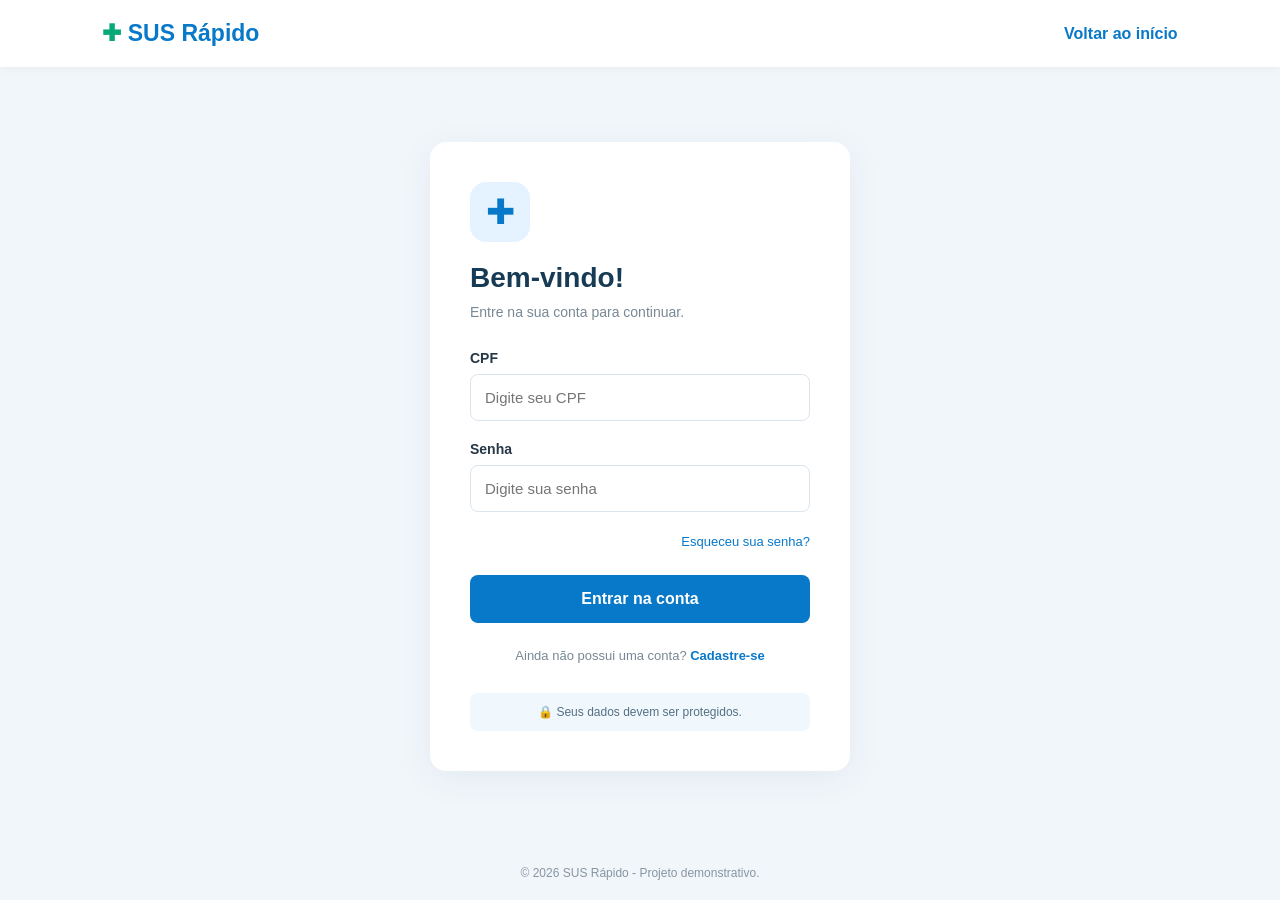
<file: index.html>
<!DOCTYPE html>
<html lang="pt-br">
<head>
    <meta charset="UTF-8">
    <meta name="viewport" content="width=device-width, initial-scale=1.0">
    <title>Login | SUS Rápido</title>
    <link rel="stylesheet" href="login.css">
</head>
<body>
    <header>
        <div class="logo">
            <span>✚</span> SUS Rápido
        </div>

        <a href="index.html" class="voltar">
            Voltar ao início
        </a>
    </header>

    <main>
        <div class="login-container">
            <div class="icone">
                ✚
            </div>

            <h1>Bem-vindo!</h1>

            <p class="subtitulo">
                Entre na sua conta para continuar.
            </p>

            <form id="loginForm">
                <label for="cpf">CPF</label>
                <input
                    type="text"
                    id="cpf"
                    placeholder="Digite seu CPF"
                    maxlength="14"
                    required
                >

                <label for="senha">Senha</label>
                <input
                    type="password"
                    id="senha"
                    placeholder="Digite sua senha"
                    required
                >

                <div class="opcoes">
                    <a href="recuperar.html">
                        Esqueceu sua senha?
                    </a>
                </div>

                <button type="submit">
                    Entrar na conta
                </button>
            </form>

            <div class="cadastro">
                Ainda não possui uma conta?
                <a href="cadastro.html">Cadastre-se</a>
            </div>

            <div class="aviso">
                <span>🔒</span>
                Seus dados devem ser protegidos.
            </div>
        </div>
    </main>

    <footer>
        <p>© 2026 SUS Rápido - Projeto demonstrativo.</p>
    </footer>

    <script>
        document.getElementById("loginForm")
        .addEventListener("submit", function(event) {
            event.preventDefault();
            window.location.href = "inicial.html";
        });
    </script>
</body>
</html>
</file>
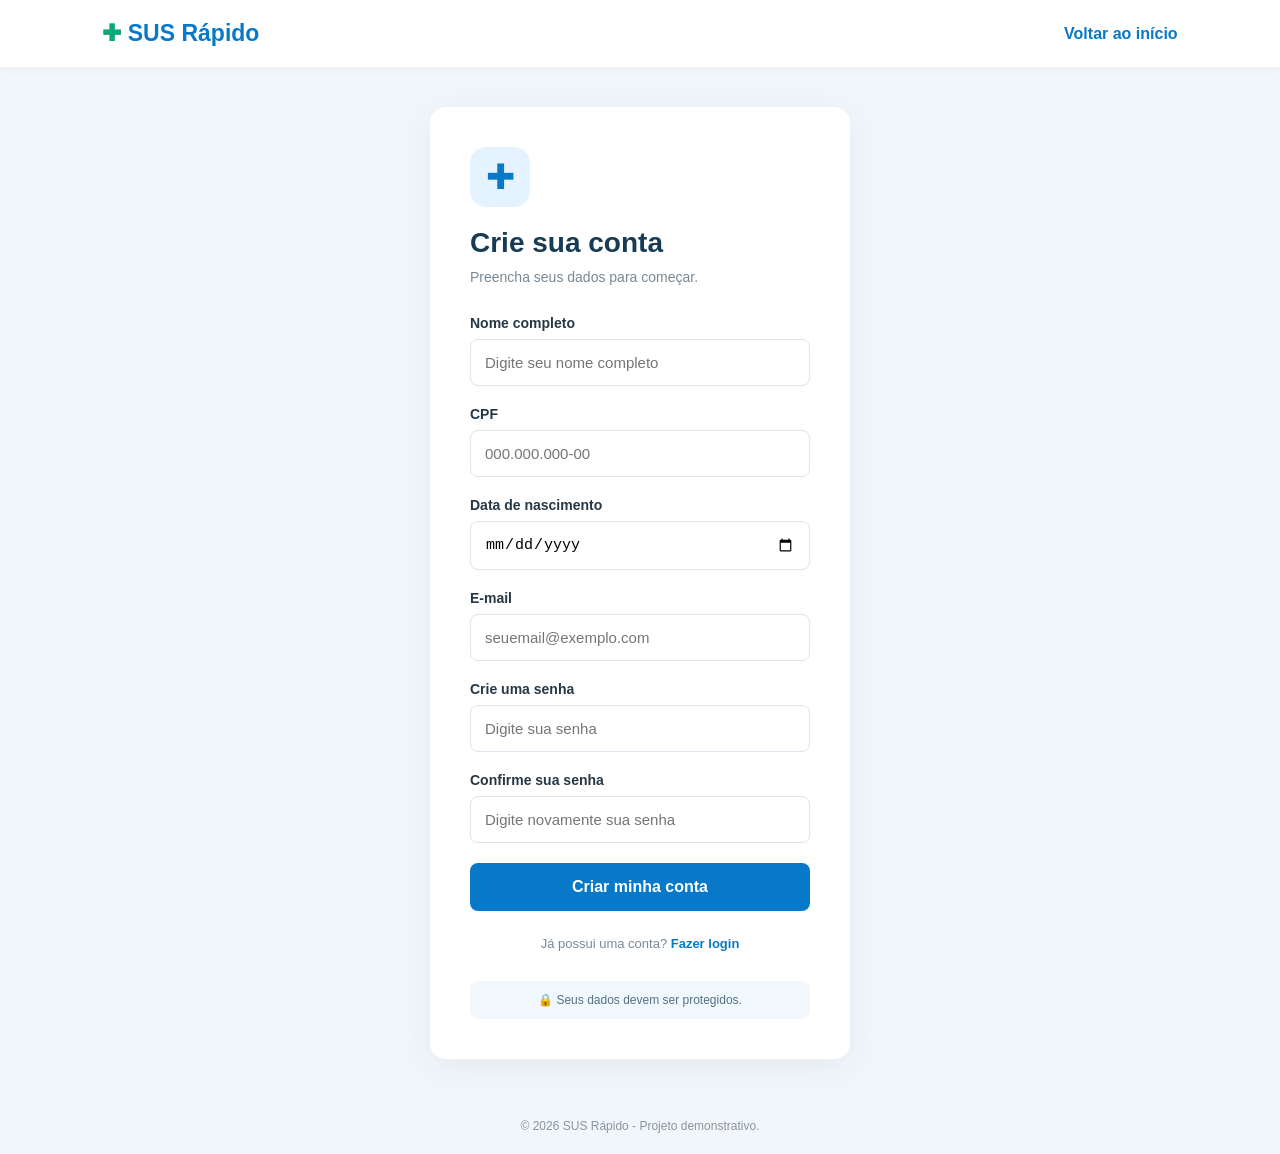
<file: cadastro.html>
<!DOCTYPE html>
<html lang="pt-br">
<head>
    <meta charset="UTF-8">
    <meta name="viewport" content="width=device-width, initial-scale=1.0">

    <title>Criar conta | SUS Rápido</title>

    <link rel="stylesheet" href="login.css">
</head>

<body>

<header>
    <div class="logo">
        <span>✚</span> SUS Rápido
    </div>

    <a href="index.html" class="voltar">
        Voltar ao início
    </a>
</header>

<main>

    <div class="login-container">

        <div class="icone">✚</div>

        <h1>Crie sua conta</h1>

        <p class="subtitulo">
            Preencha seus dados para começar.
        </p>

        <form id="cadastroForm">

            <label for="nome">Nome completo</label>
            <input
                type="text"
                id="nome"
                placeholder="Digite seu nome completo"
                required
            >

            <label for="cpf">CPF</label>
            <input
                type="text"
                id="cpf"
                placeholder="000.000.000-00"
                maxlength="14"
                required
            >

            <label for="nascimento">Data de nascimento</label>
            <input
                type="date"
                id="nascimento"
                required
            >

            <label for="email">E-mail</label>
            <input
                type="email"
                id="email"
                placeholder="seuemail@exemplo.com"
                required
            >

            <label for="senha">Crie uma senha</label>
            <input
                type="password"
                id="senha"
                placeholder="Digite sua senha"
                minlength="8"
                required
            >

            <label for="confirmar">Confirme sua senha</label>
            <input
                type="password"
                id="confirmar"
                placeholder="Digite novamente sua senha"
                required
            >

            <button type="submit">
                Criar minha conta
            </button>

        </form>

        <div class="cadastro">
            Já possui uma conta?
            <a href="login.html">Fazer login</a>
        </div>

        <div class="aviso">
            🔒 Seus dados devem ser protegidos.
        </div>

    </div>

</main>

<footer>
    <p>© 2026 SUS Rápido - Projeto demonstrativo.</p>
</footer>

<script>
document.getElementById("cadastroForm")
.addEventListener("submit", function(event) {

    event.preventDefault();

    const senha = document.getElementById("senha").value;
    const confirmar = document.getElementById("confirmar").value;

    if (senha !== confirmar) {
        alert("As senhas não são iguais!");
        return;
    }

    alert("Cadastro demonstrativo! O sistema de criação de contas ainda não foi conectado.");
});
</script>

</body>
</html>
</file>
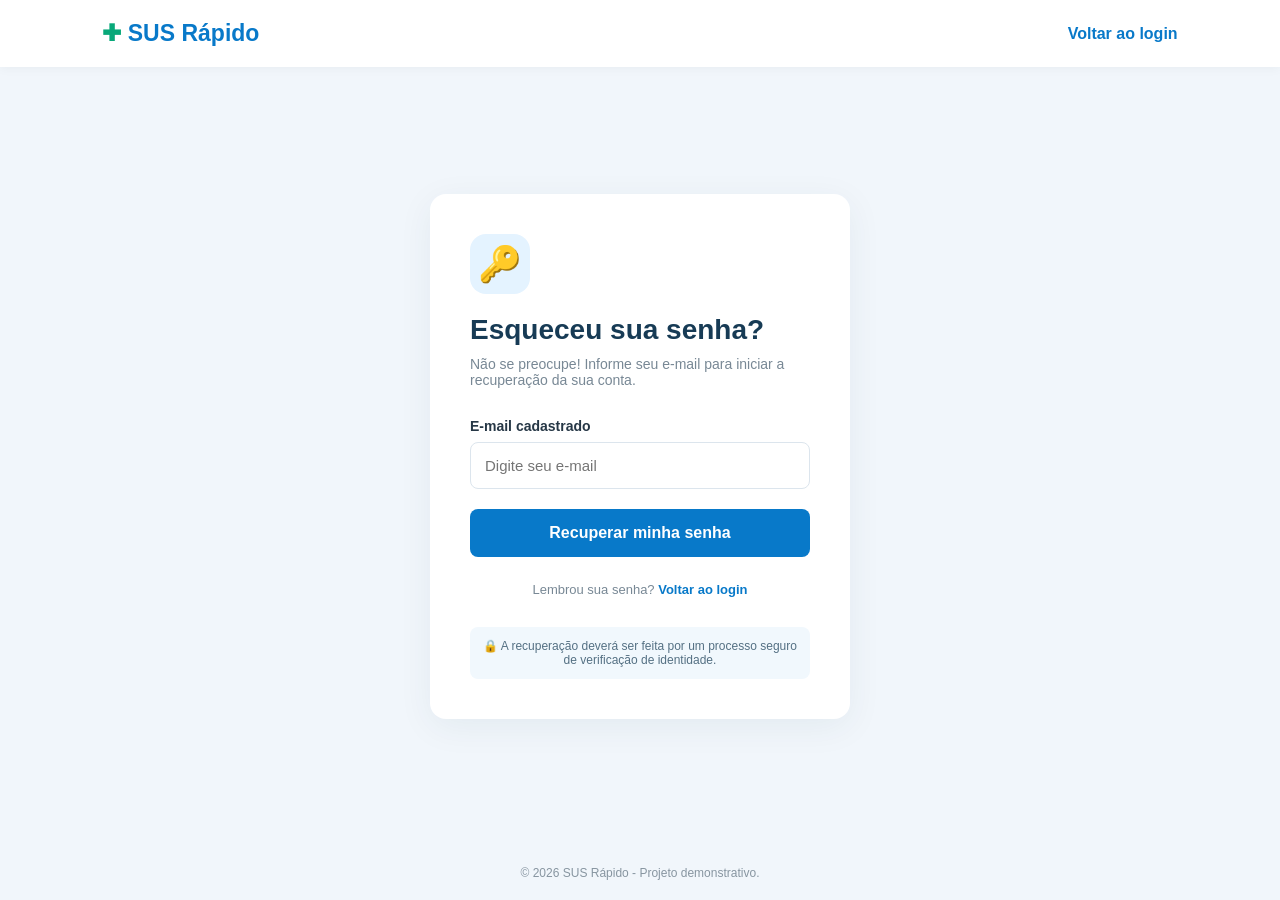
<file: recuperar.html>
<!DOCTYPE html>
<html lang="pt-br">
<head>
    <meta charset="UTF-8">
    <meta name="viewport" content="width=device-width, initial-scale=1.0">

    <title>Recuperar senha | SUS Rápido</title>

    <link rel="stylesheet" href="login.css">
</head>

<body>

<header>
    <div class="logo">
        <span>✚</span> SUS Rápido
    </div>

    <a href="login.html" class="voltar">
        Voltar ao login
    </a>
</header>

<main>

    <div class="login-container">

        <div class="icone">🔑</div>

        <h1>Esqueceu sua senha?</h1>

        <p class="subtitulo">
            Não se preocupe! Informe seu e-mail
            para iniciar a recuperação da sua conta.
        </p>

        <form id="recuperarForm">

            <label for="email">E-mail cadastrado</label>

            <input
                type="email"
                id="email"
                placeholder="Digite seu e-mail"
                required
            >

            <button type="submit">
                Recuperar minha senha
            </button>

        </form>

        <div class="cadastro">
            Lembrou sua senha?
            <a href="login.html">Voltar ao login</a>
        </div>

        <div class="aviso">
            🔒 A recuperação deverá ser feita por um
            processo seguro de verificação de identidade.
        </div>

    </div>

</main>

<footer>
    <p>© 2026 SUS Rápido - Projeto demonstrativo.</p>
</footer>

<script>
document.getElementById("recuperarForm")
.addEventListener("submit", function(event) {

    event.preventDefault();

    alert("Solicitação demonstrativa! O envio de e-mail ainda não está configurado.");

});
</script>

</body>
</html>
</file>
<file: login.css>
* {
    margin: 0;
    padding: 0;
    box-sizing: border-box;
}

body {
    font-family: Arial, sans-serif;
    background: #f1f6fb;
    color: #263746;
    min-height: 100vh;
    display: flex;
    flex-direction: column;
}

/* CABEÇALHO */

header {
    background: white;
    padding: 20px 8%;
    display: flex;
    justify-content: space-between;
    align-items: center;
    box-shadow: 0 2px 10px #0000000a;
}

.logo {
    font-size: 23px;
    font-weight: bold;
    color: #0879c9;
}

.logo span {
    color: #08a879;
}

.voltar {
    text-decoration: none;
    color: #0879c9;
    font-weight: bold;
}

/* CONTEÚDO */

main {
    flex: 1;
    display: flex;
    justify-content: center;
    align-items: center;
    padding: 40px 20px;
}

.login-container {
    background: white;
    width: 100%;
    max-width: 420px;
    padding: 40px;
    border-radius: 16px;
    box-shadow: 0 8px 35px #173b5510;
}

.icone {
    width: 60px;
    height: 60px;
    background: #e4f3ff;
    color: #0879c9;
    border-radius: 16px;
    display: flex;
    justify-content: center;
    align-items: center;
    font-size: 35px;
    margin-bottom: 20px;
}

h1 {
    font-size: 28px;
    margin-bottom: 10px;
    color: #173b55;
}

.subtitulo {
    color: #788895;
    margin-bottom: 30px;
    font-size: 14px;
}

/* FORMULÁRIO */

label {
    display: block;
    font-size: 14px;
    font-weight: bold;
    margin-bottom: 8px;
}

input {
    width: 100%;
    padding: 14px;
    border: 1px solid #dce5ed;
    border-radius: 8px;
    margin-bottom: 20px;
    font-size: 15px;
    outline: none;
}

input:focus {
    border-color: #0879c9;
    box-shadow: 0 0 0 3px #0879c91a;
}

.opcoes {
    text-align: right;
    margin-bottom: 25px;
}

.opcoes a {
    color: #0879c9;
    text-decoration: none;
    font-size: 13px;
}

/* BOTÃO */

button {
    width: 100%;
    padding: 15px;
    border: none;
    border-radius: 8px;
    background: #0879c9;
    color: white;
    font-size: 16px;
    font-weight: bold;
    cursor: pointer;
    transition: 0.3s;
}

button:hover {
    background: #0563a5;
}

/* CADASTRO */

.cadastro {
    text-align: center;
    margin-top: 25px;
    font-size: 13px;
    color: #788895;
}

.cadastro a {
    color: #0879c9;
    font-weight: bold;
    text-decoration: none;
}

/* AVISO */

.aviso {
    margin-top: 30px;
    padding: 12px;
    background: #f1f8fd;
    border-radius: 8px;
    font-size: 12px;
    color: #547083;
    text-align: center;
}

/* RODAPÉ */

footer {
    text-align: center;
    padding: 20px;
    color: #8795a0;
    font-size: 12px;
}

/* CELULAR */

@media (max-width: 480px) {
    header {
        padding: 18px;
    }

    .logo {
        font-size: 19px;
    }

    .login-container {
        padding: 28px 22px;
    }
}
</file>
